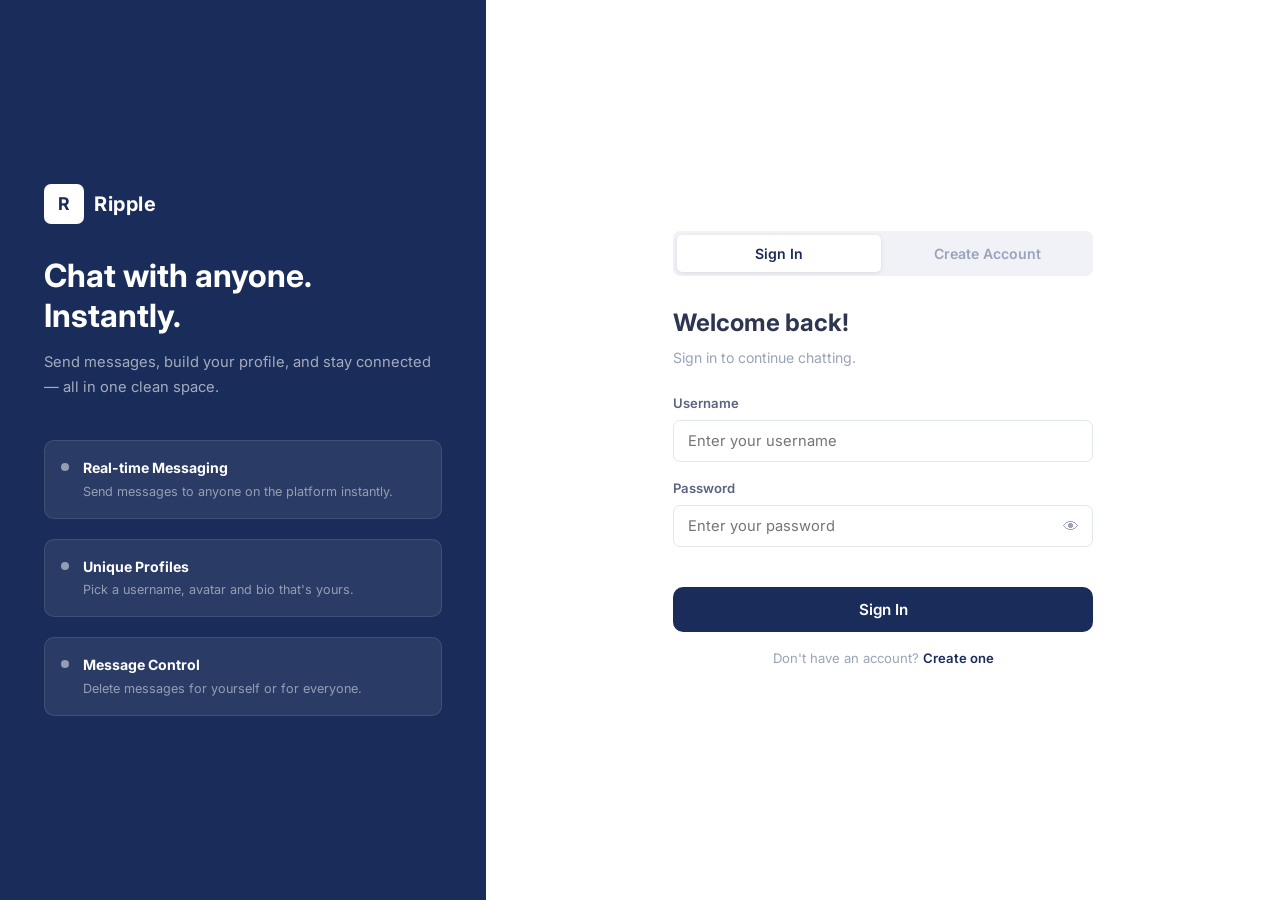
<file: index.html>
<!DOCTYPE html>
<html lang="en">
<head>
  <meta charset="UTF-8" />
  <meta name="viewport" content="width=device-width, initial-scale=1.0"/>
  <title>Ripple — Sign In</title>
  <link rel="preconnect" href="https://fonts.googleapis.com">
  <link href="https://fonts.googleapis.com/css2?family=Inter:wght@300;400;500;600;700&display=swap" rel="stylesheet">
  <link rel="stylesheet" href="../css/style.css" />
</head>
<body class="auth-body">

  <div class="auth-split">

    <div class="auth-left">
      <div class="auth-left-inner">
        <div class="brand-mark">
          <div class="brand-icon">R</div>
          <span class="brand-name">Ripple</span>
        </div>
        <h2 class="auth-left-title">Chat with anyone.<br/>Instantly.</h2>
        <p class="auth-left-sub">Send messages, build your profile, and stay connected — all in one clean space.</p>
        <div class="auth-features">
          <div class="feat-item">
            <div class="feat-dot"></div>
            <div>
              <strong>Real-time Messaging</strong>
              <p>Send messages to anyone on the platform instantly.</p>
            </div>
          </div>
          <div class="feat-item">
            <div class="feat-dot"></div>
            <div>
              <strong>Unique Profiles</strong>
              <p>Pick a username, avatar and bio that's yours.</p>
            </div>
          </div>
          <div class="feat-item">
            <div class="feat-dot"></div>
            <div>
              <strong>Message Control</strong>
              <p>Delete messages for yourself or for everyone.</p>
            </div>
          </div>
        </div>
      </div>
    </div>

    <div class="auth-right">
      <div class="auth-card">

        <div class="auth-tabs">
          <button type="button" class="auth-tab active" id="tab-login" onclick="switchTab('login')">Sign In</button>
          <button type="button" class="auth-tab" id="tab-signup" onclick="switchTab('signup')">Create Account</button>
        </div>

        <div id="loginPanel">
          <h1 class="auth-heading">Welcome back!</h1>
          <p class="auth-subhead">Sign in to continue chatting.</p>
          <div class="form-group">
            <label for="loginUser">Username</label>
            <input type="text" id="loginUser" placeholder="Enter your username" autocomplete="off" />
          </div>
          <div class="form-group">
            <label for="loginPass">Password</label>
            <div class="pw-wrap">
              <input type="password" id="loginPass" placeholder="Enter your password" />
              <button type="button" class="pw-eye" onclick="togglePw('loginPass', this)">👁</button>
            </div>
          </div>
          <p class="form-err" id="loginErr"></p>
          <button type="button" class="btn-primary" id="loginBtn">Sign In</button>
          <p class="auth-switch">Don't have an account? <a onclick="switchTab('signup')">Create one</a></p>
        </div>

        <div id="signupPanel" class="hidden">
          <h1 class="auth-heading">Join Ripple.</h1>
          <p class="auth-subhead">Create your account in seconds.</p>
          <div class="form-group">
            <label for="signupName">Display Name</label>
            <input type="text" id="signupName" placeholder="Your name" autocomplete="off" />
          </div>
          <div class="form-group">
            <label for="signupUser">Username</label>
            <input type="text" id="signupUser" placeholder="Choose a unique username" autocomplete="off" />
            <span class="form-hint">Letters, numbers, underscores only</span>
          </div>
          <div class="form-group">
            <label for="signupBio">Bio <span class="optional">(optional)</span></label>
            <input type="text" id="signupBio" placeholder="Something about you..." autocomplete="off" />
          </div>
          <div class="form-group">
            <label for="signupPass">Password</label>
            <div class="pw-wrap">
              <input type="password" id="signupPass" placeholder="Min. 6 characters" />
              <button type="button" class="pw-eye" onclick="togglePw('signupPass', this)">👁</button>
            </div>
          </div>
          <div class="form-group">
            <label>Pick an Avatar</label>
            <div class="avatar-grid" id="avatarGrid">
              <button type="button" class="av-btn selected" data-av="🐶" onclick="pickAvatar(this)">🐶</button>
              <button type="button" class="av-btn" data-av="🐱" onclick="pickAvatar(this)">🐱</button>
              <button type="button" class="av-btn" data-av="🦊" onclick="pickAvatar(this)">🦊</button>
              <button type="button" class="av-btn" data-av="🐼" onclick="pickAvatar(this)">🐼</button>
              <button type="button" class="av-btn" data-av="🐸" onclick="pickAvatar(this)">🐸</button>
              <button type="button" class="av-btn" data-av="🦁" onclick="pickAvatar(this)">🦁</button>
              <button type="button" class="av-btn" data-av="🐯" onclick="pickAvatar(this)">🐯</button>
              <button type="button" class="av-btn" data-av="🦄" onclick="pickAvatar(this)">🦄</button>
              <button type="button" class="av-btn" data-av="🐲" onclick="pickAvatar(this)">🐲</button>
              <button type="button" class="av-btn" data-av="🦋" onclick="pickAvatar(this)">🦋</button>
            </div>
          </div>
          <p class="form-err" id="signupErr"></p>
          <button type="button" class="btn-primary" id="signupBtn">Create Account</button>
          <p class="auth-switch">Already have an account? <a onclick="switchTab('login')">Sign in</a></p>
        </div>

      </div>
    </div>
  </div>

<script>

  if (sessionStorage.getItem('ripple_session')) {
    window.location.href = 'chat.html';
  }

  function getUsers() {
    try { return JSON.parse(localStorage.getItem('ripple_users') || '[]'); }
    catch(e) { return []; }
  }
  function saveUsers(u) {
    localStorage.setItem('ripple_users', JSON.stringify(u));
  }

  var chosenAvatar = '🐶';

  function pickAvatar(btn) {
    document.querySelectorAll('#avatarGrid .av-btn')
      .forEach(function(b) { b.classList.remove('selected'); });
    btn.classList.add('selected');
    chosenAvatar = btn.getAttribute('data-av');
  }

  function togglePw(inputId, btn) {
    var inp = document.getElementById(inputId);
    if (!inp) return;
    if (inp.type === 'password') {
      inp.type = 'text';
      btn.textContent = '🙈';
    } else {
      inp.type = 'password';
      btn.textContent = '👁';
    }
  }

  function switchTab(tab) {
    var lp = document.getElementById('loginPanel');
    var sp = document.getElementById('signupPanel');
    var tl = document.getElementById('tab-login');
    var ts = document.getElementById('tab-signup');
    if (tab === 'login') {
      lp.classList.remove('hidden');
      sp.classList.add('hidden');
      tl.classList.add('active');
      ts.classList.remove('active');
    } else {
      lp.classList.add('hidden');
      sp.classList.remove('hidden');
      tl.classList.remove('active');
      ts.classList.add('active');
    }
  }

  function handleLogin() {
    var username = (document.getElementById('loginUser').value || '').trim().toLowerCase();
    var password = document.getElementById('loginPass').value || '';
    var errEl    = document.getElementById('loginErr');
    errEl.textContent = '';

    if (!username || !password) {
      errEl.textContent = 'Please fill in both fields.';
      return;
    }

    var users = getUsers();
    var found = null;
    for (var i = 0; i < users.length; i++) {
      if (users[i].username === username && users[i].password === password) {
        found = users[i];
        break;
      }
    }
    if (!found) {
      errEl.textContent = 'Incorrect username or password.';
      return;
    }

    sessionStorage.setItem('ripple_session', username);
    window.location.href = 'chat.html';
  }

  function handleSignup() {
    var name     = (document.getElementById('signupName').value || '').trim();
    var username = (document.getElementById('signupUser').value || '').trim().toLowerCase();
    var bio      = (document.getElementById('signupBio').value  || '').trim();
    var password = document.getElementById('signupPass').value || '';
    var errEl    = document.getElementById('signupErr');
    errEl.textContent = '';

    if (!name)     { errEl.textContent = 'Please enter your display name.'; return; }
    if (!username) { errEl.textContent = 'Please choose a username.'; return; }
    if (!/^[a-z0-9_]{3,20}$/.test(username)) {
      errEl.textContent = 'Username: 3-20 chars, letters/numbers/underscores only.';
      return;
    }
    if (!password || password.length < 6) {
      errEl.textContent = 'Password must be at least 6 characters.';
      return;
    }

    var users = getUsers();
    for (var i = 0; i < users.length; i++) {
      if (users[i].username === username) {
        errEl.textContent = 'That username is already taken. Try another!';
        return;
      }
    }

    var newUser = {
      username: username,
      name:     name,
      bio:      bio,
      password: password,
      avatar:   chosenAvatar,
      joinedAt: new Date().toISOString()
    };
    users.push(newUser);
    saveUsers(users);
    sessionStorage.setItem('ripple_session', username);
    window.location.href = 'chat.html';
  }

  window.addEventListener('DOMContentLoaded', function() {
    document.getElementById('loginBtn').addEventListener('click', handleLogin);
    document.getElementById('signupBtn').addEventListener('click', handleSignup);

    document.getElementById('loginPass').addEventListener('keydown', function(e) {
      if (e.key === 'Enter') handleLogin();
    });
    document.getElementById('loginUser').addEventListener('keydown', function(e) {
      if (e.key === 'Enter') handleLogin();
    });
    document.getElementById('signupPass').addEventListener('keydown', function(e) {
      if (e.key === 'Enter') handleSignup();
    });
  });
</script>

</body>
</html>
</file>
<file: css/style.css>
:root {
  --navy:        #1a2d5a;   
  --navy-dark:   #111e3d;  
  --navy-mid:    #243672;   
  --navy-light:  #e8edf7;   
  --navy-border: #c5d0e8;  

  --white:       #ffffff;
  --gray-50:     #f8f9fb;
  --gray-100:    #f0f2f7;
  --gray-200:    #e2e6ef;
  --gray-400:    #9aa3b8;
  --gray-600:    #5a6480;
  --gray-800:    #2d3551;

  --danger:      #d63031;
  --success:     #00b894;

  --radius:      10px;
  --radius-sm:   7px;
  --radius-lg:   16px;
  --shadow:      0 2px 16px rgba(26,45,90,0.10);
  --shadow-lg:   0 8px 32px rgba(26,45,90,0.16);

  --font:        'Inter', -apple-system, BlinkMacSystemFont, sans-serif;
  --ease:        cubic-bezier(0.25, 0.46, 0.45, 0.94);
}

*, *::before, *::after { box-sizing: border-box; margin: 0; padding: 0; }
html { font-size: 16px; scroll-behavior: smooth; }
body {
  font-family: var(--font);
  background: var(--gray-50);
  color: var(--gray-800);
  line-height: 1.6;
  -webkit-font-smoothing: antialiased;
}
a  { text-decoration: none; color: inherit; cursor: pointer; }
ul { list-style: none; }
button { font-family: var(--font); cursor: pointer; }
input, select, textarea { font-family: var(--font); }

.hidden { display: none !important; }

.brand-mark {
  display: flex;
  align-items: center;
  gap: 10px;
  margin-bottom: 32px;
}
.brand-icon {
  width: 40px; height: 40px;
  background: var(--white);
  color: var(--navy);
  border-radius: var(--radius-sm);
  display: flex;
  align-items: center;
  justify-content: center;
  font-size: 1.1rem;
  font-weight: 700;
  flex-shrink: 0;
}
.brand-icon-sm {
  width: 30px; height: 30px;
  font-size: 0.9rem;
}
.brand-name {
  font-size: 1.25rem;
  font-weight: 700;
  color: var(--white);
  letter-spacing: 0.5px;
}

.av {
  border-radius: 50%;
  background: var(--navy-light);
  border: 2px solid var(--navy-border);
  display: flex;
  align-items: center;
  justify-content: center;
  flex-shrink: 0;
}
.av-sm { width: 36px; height: 36px; font-size: 1.1rem; }
.av-md { width: 44px; height: 44px; font-size: 1.3rem; }
.av-lg { width: 56px; height: 56px; font-size: 1.6rem; }
.av-xl { width: 88px; height: 88px; font-size: 2.6rem; border: 3px solid var(--navy-border); }

.btn-primary {
  display: flex;
  align-items: center;
  justify-content: center;
  width: 100%;
  background: var(--navy);
  color: var(--white);
  border: none;
  border-radius: var(--radius);
  padding: 13px 20px;
  font-size: 0.95rem;
  font-weight: 600;
  cursor: pointer;
  transition: background 0.2s var(--ease), transform 0.15s, box-shadow 0.2s;
  margin-top: 8px;
}
.btn-primary:hover {
  background: var(--navy-dark);
  transform: translateY(-1px);
  box-shadow: 0 4px 16px rgba(26,45,90,0.25);
}
.btn-primary:active { transform: translateY(0); }

.icon-btn {
  background: transparent;
  border: none;
  color: var(--gray-400);
  padding: 8px;
  border-radius: var(--radius-sm);
  display: flex;
  align-items: center;
  gap: 6px;
  font-size: 1rem;
  cursor: pointer;
  transition: background 0.15s, color 0.15s;
}
.icon-btn:hover { background: var(--gray-100); color: var(--gray-800); }

.form-group {
  display: flex;
  flex-direction: column;
  gap: 6px;
  margin-bottom: 16px;
}
.form-group label {
  font-size: 0.82rem;
  font-weight: 600;
  color: var(--gray-600);
}
.form-group input {
  background: var(--white);
  border: 1.5px solid var(--gray-200);
  border-radius: var(--radius-sm);
  padding: 11px 14px;
  font-size: 0.92rem;
  color: var(--gray-800);
  outline: none;
  transition: border-color 0.2s, box-shadow 0.2s;
}
.form-group input:focus {
  border-color: var(--navy);
  box-shadow: 0 0 0 3px rgba(26,45,90,0.10);
}
.form-hint  { font-size: 0.74rem; color: var(--gray-400); }
.optional   { font-size: 0.74rem; color: var(--gray-400); font-weight: 400; }
.form-err   { font-size: 0.82rem; color: var(--danger); min-height: 1.2em; margin-bottom: 4px; }

.pw-wrap {
  position: relative;
}
.pw-wrap input {
  width: 100%;
  padding-right: 42px;
  background: var(--white);
  border: 1.5px solid var(--gray-200);
  border-radius: var(--radius-sm);
  padding: 11px 42px 11px 14px;
  font-size: 0.92rem;
  color: var(--gray-800);
  outline: none;
  transition: border-color 0.2s, box-shadow 0.2s;
}
.pw-wrap input:focus {
  border-color: var(--navy);
  box-shadow: 0 0 0 3px rgba(26,45,90,0.10);
}
.pw-eye {
  position: absolute;
  right: 10px; top: 50%;
  transform: translateY(-50%);
  background: none;
  border: none;
  font-size: 1rem;
  cursor: pointer;
  color: var(--gray-400);
  padding: 4px;
}

.avatar-grid {
  display: flex;
  flex-wrap: wrap;
  gap: 8px;
}
.av-btn {
  width: 42px; height: 42px;
  border-radius: 50%;
  border: 2px solid var(--gray-200);
  background: var(--white);
  font-size: 1.3rem;
  cursor: pointer;
  display: flex;
  align-items: center;
  justify-content: center;
  transition: border-color 0.15s, transform 0.15s, box-shadow 0.15s;
}
.av-btn:hover { border-color: var(--navy); transform: scale(1.1); }
.av-btn.selected {
  border-color: var(--navy);
  background: var(--navy-light);
  box-shadow: 0 0 0 3px rgba(26,45,90,0.12);
}

.auth-body {
  min-height: 100vh;
  display: flex;
  align-items: stretch;
  background: var(--white);
}

.auth-split {
  display: flex;
  width: 100%;
  min-height: 100vh;
}

.auth-left {
  width: 38%;
  min-width: 340px;
  background: var(--navy);
  display: flex;
  align-items: center;
  justify-content: center;
  padding: 60px 44px;
}
.auth-left-inner { width: 100%; }
.auth-left-title {
  font-size: clamp(1.6rem, 2.5vw, 2rem);
  font-weight: 700;
  color: var(--white);
  line-height: 1.25;
  margin-bottom: 14px;
}
.auth-left-sub {
  font-size: 0.92rem;
  color: rgba(255,255,255,0.6);
  line-height: 1.7;
  margin-bottom: 40px;
}
.auth-features { display: flex; flex-direction: column; gap: 20px; }
.feat-item {
  display: flex;
  gap: 14px;
  align-items: flex-start;
  padding: 16px;
  background: rgba(255,255,255,0.07);
  border-radius: var(--radius);
  border: 1px solid rgba(255,255,255,0.1);
}
.feat-dot {
  width: 8px; height: 8px;
  border-radius: 50%;
  background: rgba(255,255,255,0.5);
  flex-shrink: 0;
  margin-top: 6px;
}
.feat-item strong { display: block; font-size: 0.88rem; color: var(--white); margin-bottom: 3px; }
.feat-item p      { font-size: 0.79rem; color: rgba(255,255,255,0.5); line-height: 1.5; }

.auth-right {
  flex: 1;
  display: flex;
  align-items: center;
  justify-content: center;
  padding: 40px 24px;
  background: var(--white);
  overflow-y: auto;
}
.auth-card {
  width: 100%;
  max-width: 420px;
}

.auth-tabs {
  display: flex;
  background: var(--gray-100);
  border-radius: var(--radius-sm);
  padding: 4px;
  gap: 4px;
  margin-bottom: 28px;
}
.auth-tab {
  flex: 1;
  padding: 10px;
  border: none;
  border-radius: 5px;
  background: transparent;
  color: var(--gray-400);
  font-size: 0.88rem;
  font-weight: 600;
  cursor: pointer;
  transition: background 0.2s, color 0.2s;
}
.auth-tab.active {
  background: var(--white);
  color: var(--navy);
  box-shadow: 0 1px 4px rgba(0,0,0,0.1);
}

.auth-heading  { font-size: 1.5rem; font-weight: 700; color: var(--gray-800); margin-bottom: 4px; }
.auth-subhead  { font-size: 0.88rem; color: var(--gray-400); margin-bottom: 24px; }
.auth-switch   { text-align: center; font-size: 0.82rem; color: var(--gray-400); margin-top: 16px; }
.auth-switch a { color: var(--navy); font-weight: 600; cursor: pointer; }
.auth-switch a:hover { text-decoration: underline; }

@media (max-width: 768px) {
  .auth-left { display: none; }
  .auth-right { padding: 32px 20px; }
}
</file>
<file: css/chat.css>
.chat-body {
  display: flex;
  height: 100vh;
  overflow: hidden;
  background: var(--gray-50);
}

.sidebar {
  width: 280px;
  min-width: 280px;
  height: 100vh;
  background: var(--navy);
  display: flex;
  flex-direction: column;
  z-index: 200;
  transition: transform 0.28s var(--ease);
}

.sidebar-top {
  display: flex;
  align-items: center;
  justify-content: space-between;
  padding: 18px 16px;
  border-bottom: 1px solid rgba(255,255,255,0.08);
}
.sidebar-top .brand-name { font-size: 1.1rem; }
#sidebarClose { display: none; color: rgba(255,255,255,0.5); }
#sidebarClose:hover { background: rgba(255,255,255,0.08); color: var(--white); }

.me-card {
  display: flex;
  align-items: center;
  gap: 12px;
  padding: 14px 16px;
  cursor: pointer;
  border-bottom: 1px solid rgba(255,255,255,0.08);
  transition: background 0.15s;
}
.me-card:hover { background: rgba(255,255,255,0.06); }
.me-name {
  font-size: 0.9rem;
  font-weight: 600;
  color: var(--white);
  white-space: nowrap;
  overflow: hidden;
  text-overflow: ellipsis;
}
.me-user { font-size: 0.74rem; color: rgba(255,255,255,0.45); }
.me-arrow { margin-left: auto; color: rgba(255,255,255,0.3); font-size: 1.2rem; }

.sidebar-label {
  font-size: 0.66rem;
  font-weight: 700;
  letter-spacing: 2px;
  text-transform: uppercase;
  color: rgba(255,255,255,0.3);
  padding: 14px 16px 6px;
}

.user-list {
  flex: 1;
  overflow-y: auto;
  padding: 4px 8px;
}
.user-list::-webkit-scrollbar { width: 3px; }
.user-list::-webkit-scrollbar-thumb { background: rgba(255,255,255,0.1); border-radius: 3px; }

.user-row {
  display: flex;
  align-items: center;
  gap: 11px;
  padding: 10px 10px;
  border-radius: var(--radius-sm);
  cursor: pointer;
  transition: background 0.15s;
}
.user-row:hover { background: rgba(255,255,255,0.07); }
.user-row.active { background: rgba(255,255,255,0.13); }

.user-row-info { flex: 1; min-width: 0; }
.user-row-name {
  font-size: 0.88rem;
  font-weight: 600;
  color: var(--white);
  white-space: nowrap;
  overflow: hidden;
  text-overflow: ellipsis;
}
.user-row-preview {
  font-size: 0.73rem;
  color: rgba(255,255,255,0.4);
  white-space: nowrap;
  overflow: hidden;
  text-overflow: ellipsis;
  max-width: 160px;
}
.unread-dot {
  width: 8px; height: 8px;
  border-radius: 50%;
  background: var(--white);
  flex-shrink: 0;
}

.sidebar-bottom {
  padding: 16px;
  border-top: 1px solid rgba(255,255,255,0.08);
}
.btn-logout {
  width: 100%;
  background: transparent;
  border: 1px solid rgba(255,255,255,0.18);
  border-radius: var(--radius-sm);
  padding: 10px;
  color: rgba(255,255,255,0.55);
  font-size: 0.85rem;
  font-weight: 500;
  cursor: pointer;
  transition: border-color 0.2s, color 0.2s;
}
.btn-logout:hover { border-color: rgba(255,255,255,0.4); color: var(--white); }

.overlay {
  display: none;
  position: fixed;
  inset: 0;
  background: rgba(0,0,0,0.5);
  z-index: 199;
}
.overlay.show { display: block; }

.chat-main {
  flex: 1;
  display: flex;
  flex-direction: column;
  height: 100vh;
  overflow: hidden;
  background: var(--white);
}

.chat-bar {
  display: flex;
  align-items: center;
  gap: 14px;
  padding: 14px 20px;
  border-bottom: 1px solid var(--gray-200);
  background: var(--white);
  flex-shrink: 0;
}
.menu-btn { display: none; }
.chat-bar-info {
  display: flex;
  align-items: center;
  gap: 12px;
  flex: 1;
  min-width: 0;
}
.chat-bar-name {
  font-size: 0.95rem;
  font-weight: 600;
  color: var(--gray-800);
  white-space: nowrap;
  overflow: hidden;
  text-overflow: ellipsis;
}
.chat-bar-sub { font-size: 0.74rem; color: var(--gray-400); }
.chat-bar-actions { display: flex; gap: 8px; flex-shrink: 0; }

.del-btn {
  background: rgba(214,48,49,0.08) !important;
  color: var(--danger) !important;
  border: 1px solid rgba(214,48,49,0.2);
  border-radius: var(--radius-sm);
  font-size: 0.82rem;
  padding: 7px 12px;
}
.del-btn:hover { background: rgba(214,48,49,0.15) !important; }

.msgs-area {
  flex: 1;
  overflow-y: auto;
  padding: 20px;
  display: flex;
  flex-direction: column;
  gap: 2px;
  background: var(--gray-50);
}
.msgs-area::-webkit-scrollbar { width: 4px; }
.msgs-area::-webkit-scrollbar-thumb { background: var(--gray-200); border-radius: 4px; }

.welcome-screen {
  flex: 1;
  display: flex;
  flex-direction: column;
  align-items: center;
  justify-content: center;
  gap: 12px;
  text-align: center;
  padding: 48px 32px;
}
.welcome-icon  { font-size: 3.5rem; margin-bottom: 4px; }
.welcome-title { font-size: 1.3rem; font-weight: 700; color: var(--gray-800); }
.welcome-sub   { font-size: 0.88rem; color: var(--gray-400); line-height: 1.7; max-width: 320px; margin-bottom: 8px; }
.welcome-features { display: flex; flex-direction: column; gap: 10px; margin-top: 16px; width: 100%; max-width: 280px; }
.wf-item {
  display: flex; align-items: center; gap: 12px;
  padding: 12px 16px;
  background: var(--navy-light);
  border-radius: var(--radius-sm);
  font-size: 0.84rem; font-weight: 500; color: var(--navy); text-align: left;
}
.wf-icon { font-size: 1.1rem; flex-shrink: 0; }

.empty-conv {
  display: flex; flex-direction: column; align-items: center; justify-content: center;
  gap: 8px; color: var(--gray-400); text-align: center; padding: 48px 32px; flex: 1;
}
.empty-conv .empty-icon { font-size: 2.8rem; }
.empty-conv p    { font-size: 1rem; font-weight: 600; color: var(--gray-600); }
.empty-conv span { font-size: 0.83rem; max-width: 220px; line-height: 1.6; }

#msgInput:disabled { cursor: not-allowed; opacity: 0.55; }
.send-btn:disabled { opacity: 0.4; cursor: not-allowed; transform: none !important; box-shadow: none !important; }
.send-btn.active   { opacity: 1; }

.empty-chat {
  flex: 1;
  display: flex;
  flex-direction: column;
  align-items: center;
  justify-content: center;
  gap: 10px;
  color: var(--gray-400);
  text-align: center;
  padding: 40px;
}
.empty-icon { font-size: 2.8rem; }
.empty-chat p    { font-size: 1rem; font-weight: 600; color: var(--gray-600); }
.empty-chat span { font-size: 0.83rem; max-width: 260px; line-height: 1.6; }

.date-sep {
  display: flex;
  align-items: center;
  gap: 12px;
  margin: 16px 0 8px;
  color: var(--gray-400);
  font-size: 0.72rem;
}
.date-sep::before, .date-sep::after {
  content: '';
  flex: 1;
  height: 1px;
  background: var(--gray-200);
}

.msg-row {
  display: flex;
  align-items: flex-end;
  gap: 8px;
  animation: msgPop 0.18s ease both;
}
@keyframes msgPop {
  from { opacity: 0; transform: translateY(6px); }
  to   { opacity: 1; transform: translateY(0); }
}
.msg-row.sent { flex-direction: row-reverse; }

.msg-av {
  width: 28px; height: 28px;
  border-radius: 50%;
  background: var(--navy-light);
  border: 1.5px solid var(--navy-border);
  display: flex;
  align-items: center;
  justify-content: center;
  font-size: 0.85rem;
  flex-shrink: 0;
  margin-bottom: 2px;
}

.msg-group {
  display: flex;
  flex-direction: column;
  gap: 2px;
  max-width: min(68%, 460px);
}
.msg-row.sent     .msg-group { align-items: flex-end; }
.msg-row.received .msg-group { align-items: flex-start; }

.bubble {
  padding: 9px 14px;
  border-radius: 18px;
  font-size: 0.9rem;
  line-height: 1.5;
  cursor: pointer;
  word-break: break-word;
  transition: opacity 0.15s;
  user-select: none;
}
.msg-row.sent     .bubble { background: var(--navy); color: var(--white); border-bottom-right-radius: 4px; }
.msg-row.received .bubble { background: var(--white); color: var(--gray-800); border: 1px solid var(--gray-200); border-bottom-left-radius: 4px; }
.bubble:hover { opacity: 0.85; }
.bubble.selected { outline: 2.5px solid var(--navy-mid); outline-offset: 2px; }
.msg-row.sent .bubble.selected { outline-color: rgba(255,255,255,0.6); }
.bubble.deleted { opacity: 0.4; font-style: italic; pointer-events: none; }

.msg-time {
  font-size: 0.65rem;
  color: var(--gray-400);
  padding: 0 4px;
  margin-top: 1px;
}

.input-bar {
  padding: 14px 20px;
  border-top: 1px solid var(--gray-200);
  background: var(--white);
  flex-shrink: 0;
}
.input-inner {
  display: flex;
  align-items: center;
  gap: 10px;
  background: var(--gray-50);
  border: 1.5px solid var(--gray-200);
  border-radius: 30px;
  padding: 6px 6px 6px 18px;
  transition: border-color 0.2s, box-shadow 0.2s;
}
.input-inner:focus-within {
  border-color: var(--navy);
  box-shadow: 0 0 0 3px rgba(26,45,90,0.08);
}
#msgInput {
  flex: 1;
  background: transparent;
  border: none;
  outline: none;
  font-family: var(--font);
  font-size: 0.9rem;
  color: var(--gray-800);
}
#msgInput::placeholder { color: var(--gray-400); }

.send-btn {
  width: 38px; height: 38px;
  border-radius: 50%;
  background: var(--navy);
  border: none;
  color: var(--white);
  display: flex;
  align-items: center;
  justify-content: center;
  cursor: pointer;
  flex-shrink: 0;
  transition: background 0.2s, transform 0.15s, box-shadow 0.2s;
}
.send-btn:hover {
  background: var(--navy-dark);
  transform: scale(1.08);
  box-shadow: 0 3px 12px rgba(26,45,90,0.3);
}

/* ===== RESPONSIVE ===== */
@media (max-width: 720px) {
  .sidebar {
    position: fixed;
    top: 0; left: 0;
    height: 100vh;
    transform: translateX(-100%);
  }
  .sidebar.open { transform: translateX(0); box-shadow: var(--shadow-lg); }
  #sidebarClose { display: flex; }
  .menu-btn { display: flex; }
  .chat-main { width: 100%; }
  .msg-group { max-width: min(78%, 300px); }
  .msgs-area { padding: 14px 12px; }
}
@media (max-width: 420px) {
  .chat-bar { padding: 10px 12px; }
  .input-bar { padding: 10px 12px; }
}
</file>
<file: css/profile.css>
.profile-body {
  min-height: 100vh;
  background: var(--gray-50);
  display: flex;
  align-items: flex-start;
  justify-content: center;
  padding: 32px 20px;
}

.profile-page {
  width: 100%;
  max-width: 480px;
}

.back-btn {
  background: none;
  border: none;
  font-size: 0.88rem;
  color: var(--gray-400);
  cursor: pointer;
  padding: 0;
  margin-bottom: 20px;
  display: block;
  transition: color 0.15s;
}
.back-btn:hover { color: var(--navy); }

.profile-card {
  background: var(--white);
  border: 1px solid var(--gray-200);
  border-radius: var(--radius-lg);
  padding: 36px 32px;
  box-shadow: var(--shadow);
}

.profile-av-wrap {
  display: flex;
  justify-content: center;
  margin-bottom: 20px;
}

.profile-info {
  text-align: center;
  margin-bottom: 28px;
}
.profile-info h2 { font-size: 1.4rem; font-weight: 700; margin-bottom: 4px; }
.prof-username    { font-size: 0.85rem; color: var(--navy); font-weight: 500; margin-bottom: 10px; }
.prof-bio         { font-size: 0.88rem; color: var(--gray-600); line-height: 1.55; min-height: 1.3em; }
.prof-joined      { font-size: 0.74rem; color: var(--gray-400); margin-top: 8px; }

.edit-section {
  border-top: 1px solid var(--gray-200);
  padding-top: 24px;
  margin-top: 8px;
}
.edit-title {
  font-size: 0.95rem;
  font-weight: 700;
  color: var(--gray-600);
  margin-bottom: 18px;
}
.save-ok {
  text-align: center;
  font-size: 0.84rem;
  color: var(--success);
  margin-top: 10px;
  font-weight: 500;
}

@media (max-width: 520px) {
  .profile-card { padding: 24px 18px; }
  .profile-info h2 { font-size: 1.2rem; }
}
</file>
